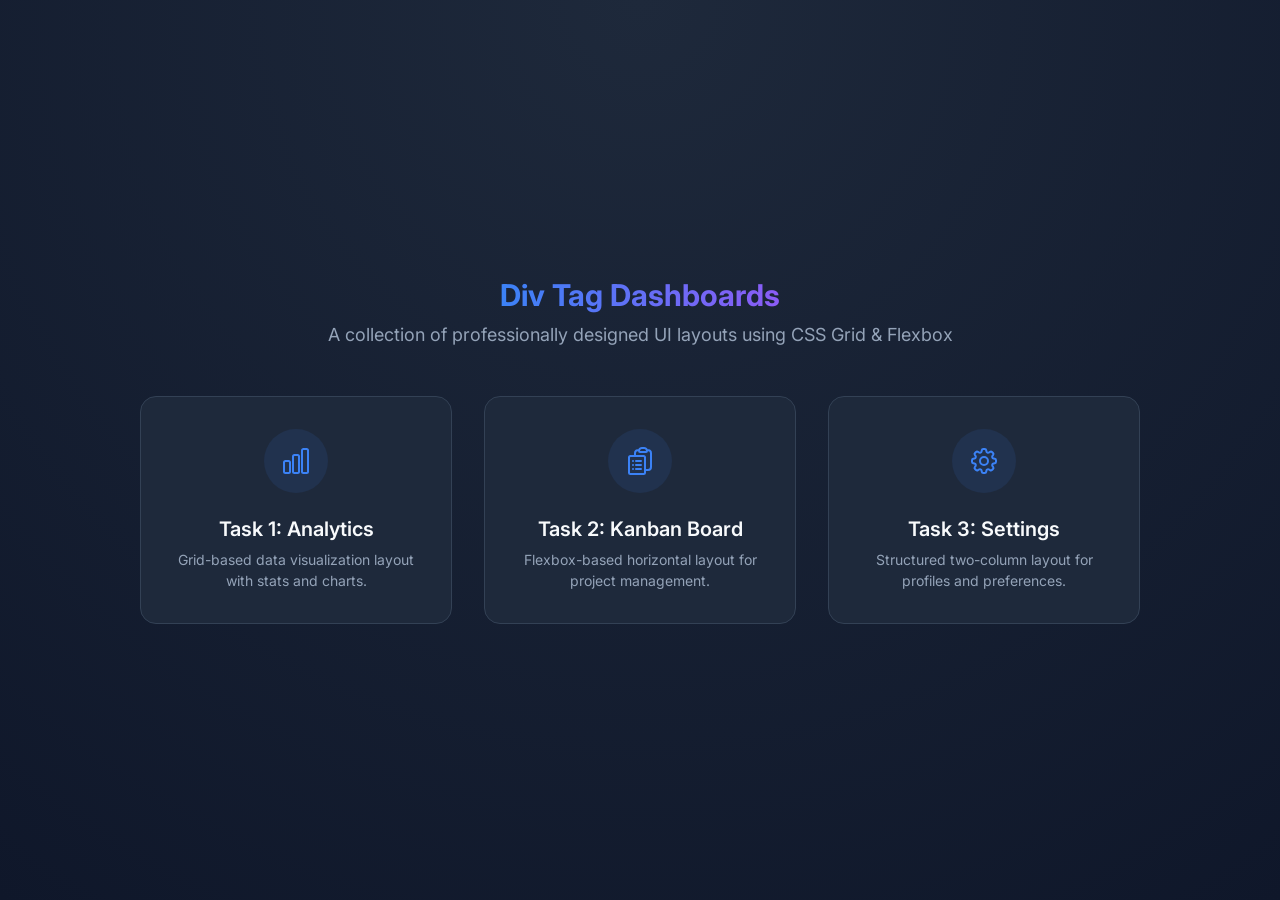
<file: index.html>
<!DOCTYPE html>
<html lang="en">
<head>
  <meta charset="UTF-8">
  <meta name="viewport" content="width=device-width, initial-scale=1.0">
  <title>Dashboard Hub | Professional Web App</title>
  <meta name="description" content="Central hub for all dashboard tasks.">
  <link rel="stylesheet" href="assets/css/variables.css">
  <link rel="stylesheet" href="assets/css/reset.css">
  <link rel="stylesheet" href="assets/css/layout.css">
  <style>
    .hub-container {
      display: flex;
      flex-direction: column;
      align-items: center;
      justify-content: center;
      min-height: 100vh;
      background: radial-gradient(circle at top, var(--color-surface), var(--color-background));
      text-align: center;
      padding: var(--space-8);
    }
    
    .hub-title {
      font-size: var(--font-size-3xl);
      font-weight: 700;
      margin-bottom: var(--space-2);
      background: linear-gradient(to right, var(--color-primary), var(--color-secondary));
      -webkit-background-clip: text;
      -webkit-text-fill-color: transparent;
    }
    
    .hub-subtitle {
      color: var(--color-text-muted);
      margin-bottom: var(--space-12);
      font-size: var(--font-size-lg);
    }

    .hub-grid {
      display: grid;
      grid-template-columns: repeat(3, 1fr);
      gap: var(--space-8);
      max-width: 1000px;
      width: 100%;
    }

    @media (max-width: 900px) {
      .hub-grid { grid-template-columns: repeat(2, 1fr); }
    }
    @media (max-width: 600px) {
      .hub-grid { grid-template-columns: 1fr; }
    }

    .hub-card {
      background: var(--color-surface);
      border: 1px solid var(--color-border);
      border-radius: var(--radius-xl);
      padding: var(--space-8);
      display: flex;
      flex-direction: column;
      align-items: center;
      text-decoration: none;
      transition: all var(--transition-normal);
      position: relative;
      overflow: hidden;
    }

    .hub-card::before {
      content: '';
      position: absolute;
      top: 0;
      left: 0;
      right: 0;
      height: 4px;
      background: linear-gradient(to right, var(--color-primary), var(--color-secondary));
      transform: scaleX(0);
      transform-origin: left;
      transition: transform var(--transition-normal);
    }

    .hub-card:hover {
      transform: translateY(-5px);
      box-shadow: 0 20px 25px -5px rgba(0, 0, 0, 0.2);
      border-color: var(--color-surface-light);
    }

    .hub-card:hover::before {
      transform: scaleX(1);
    }

    .hub-icon {
      width: 64px;
      height: 64px;
      border-radius: var(--radius-full);
      background: rgba(59, 130, 246, 0.1);
      color: var(--color-primary);
      display: flex;
      align-items: center;
      justify-content: center;
      margin-bottom: var(--space-6);
    }
    
    .hub-icon svg {
      width: 32px;
      height: 32px;
    }

    .hub-card-title {
      font-size: var(--font-size-xl);
      color: var(--color-text-main);
      margin-bottom: var(--space-2);
    }

    .hub-card-desc {
      color: var(--color-text-muted);
      font-size: var(--font-size-sm);
    }
  </style>
</head>
<body>
  <div class="hub-container">
    <h1 class="hub-title">Div Tag Dashboards</h1>
    <p class="hub-subtitle">A collection of professionally designed UI layouts using CSS Grid & Flexbox</p>

    <div class="hub-grid">
      <a href="task1.html" class="hub-card">
        <div class="hub-icon">
          <svg xmlns="http://www.w3.org/2000/svg" fill="none" viewBox="0 0 24 24" stroke-width="1.5" stroke="currentColor">
            <path stroke-linecap="round" stroke-linejoin="round" d="M3 13.125C3 12.504 3.504 12 4.125 12h2.25c.621 0 1.125.504 1.125 1.125v6.75C7.5 20.496 6.996 21 6.375 21h-2.25A1.125 1.125 0 0 1 3 19.875v-6.75ZM9.75 8.625c0-.621.504-1.125 1.125-1.125h2.25c.621 0 1.125.504 1.125 1.125v11.25c0 .621-.504 1.125-1.125 1.125h-2.25a1.125 1.125 0 0 1-1.125-1.125V8.625ZM16.5 4.125c0-.621.504-1.125 1.125-1.125h2.25C20.496 3 21 3.504 21 4.125v15.75c0 .621-.504 1.125-1.125 1.125h-2.25a1.125 1.125 0 0 1-1.125-1.125V4.125Z" />
          </svg>
        </div>
        <h2 class="hub-card-title">Task 1: Analytics</h2>
        <p class="hub-card-desc">Grid-based data visualization layout with stats and charts.</p>
      </a>

      <a href="task2.html" class="hub-card">
        <div class="hub-icon">
          <svg xmlns="http://www.w3.org/2000/svg" fill="none" viewBox="0 0 24 24" stroke-width="1.5" stroke="currentColor">
            <path stroke-linecap="round" stroke-linejoin="round" d="M9 12h3.75M9 15h3.75M9 18h3.75m3 .75H18a2.25 2.25 0 0 0 2.25-2.25V6.108c0-1.135-.845-2.098-1.976-2.192a48.424 48.424 0 0 0-1.123-.08m-5.801 0c-.065.21-.1.433-.1.664 0 .414.336.75.75.75h4.5a.75.75 0 0 0 .75-.75 2.25 2.25 0 0 0-.1-.664m-5.8 0A2.251 2.251 0 0 1 13.5 2.25H15c1.012 0 1.867.668 2.15 1.586m-5.8 0c-.376.023-.75.05-1.124.08C9.095 4.01 8.25 4.973 8.25 6.108V8.25m0 0H4.875c-.621 0-1.125.504-1.125 1.125v11.25c0 .621.504 1.125 1.125 1.125h9.75c.621 0 1.125-.504 1.125-1.125V9.375c0-.621-.504-1.125-1.125-1.125H8.25ZM6.75 12h.008v.008H6.75V12Zm0 3h.008v.008H6.75V15Zm0 3h.008v.008H6.75V18Z" />
          </svg>
        </div>
        <h2 class="hub-card-title">Task 2: Kanban Board</h2>
        <p class="hub-card-desc">Flexbox-based horizontal layout for project management.</p>
      </a>

      <a href="task3.html" class="hub-card">
        <div class="hub-icon">
          <svg xmlns="http://www.w3.org/2000/svg" fill="none" viewBox="0 0 24 24" stroke-width="1.5" stroke="currentColor">
            <path stroke-linecap="round" stroke-linejoin="round" d="M10.343 3.94c.09-.542.56-.94 1.11-.94h1.093c.55 0 1.02.398 1.11.94l.149.894c.07.424.384.764.78.93.398.164.855.142 1.205-.108l.737-.527a1.125 1.125 0 0 1 1.45.12l.773.774c.39.389.44 1.002.12 1.45l-.527.737c-.25.35-.272.806-.107 1.204.165.397.505.71.93.78l.893.15c.543.09.94.56.94 1.109v1.094c0 .55-.397 1.02-.94 1.11l-.893.149c-.425.07-.765.383-.93.78-.165.398-.143.854.107 1.204l.527.738c.32.447.269 1.06-.12 1.45l-.774.773a1.125 1.125 0 0 1-1.449.12l-.738-.527c-.35-.25-.806-.272-1.203-.107-.397.165-.71.505-.781.929l-.149.894c-.09.542-.56.94-1.11.94h-1.094c-.55 0-1.019-.398-1.11-.94l-.148-.894c-.071-.424-.384-.764-.781-.93-.398-.164-.854-.142-1.204.108l-.738.527c-.447.32-1.06.269-1.45-.12l-.773-.774a1.125 1.125 0 0 1-.12-1.45l.527-.737c.25-.35.273-.806.108-1.204-.165-.397-.505-.71-.93-.78l-.894-.15c-.542-.09-.94-.56-.94-1.109v-1.094c0-.55.398-1.02.94-1.11l.894-.149c.424-.07.765-.383.93-.78.165-.398.143-.854-.107-1.204l-.527-.738a1.125 1.125 0 0 1 .12-1.45l.773-.773a1.125 1.125 0 0 1 1.45-.12l.737.527c.35.25.807.272 1.204.107.397-.165.71-.505.78-.929l.15-.894Z" />
            <path stroke-linecap="round" stroke-linejoin="round" d="M15 12a3 3 0 1 1-6 0 3 3 0 0 1 6 0Z" />
          </svg>
        </div>
        <h2 class="hub-card-title">Task 3: Settings</h2>
        <p class="hub-card-desc">Structured two-column layout for profiles and preferences.</p>
      </a>
    </div>
  </div>
</body>
</html>
</file>
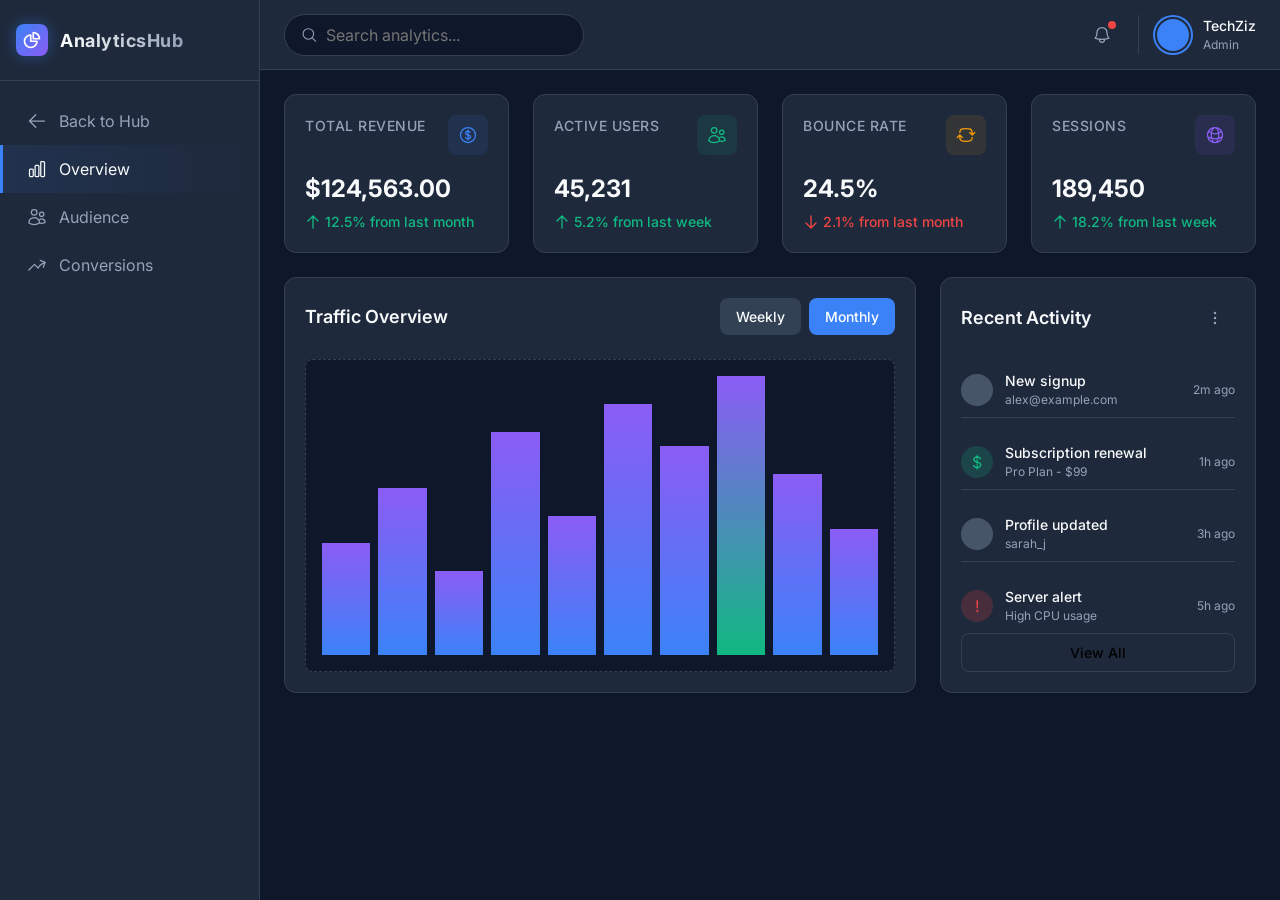
<file: task1.html>
<!DOCTYPE html>
<html lang="en">
<head>
  <meta charset="UTF-8">
  <meta name="viewport" content="width=device-width, initial-scale=1.0">
  <title>Analytics Dashboard | Task 1</title>
  <link rel="stylesheet" href="assets/css/variables.css">
  <link rel="stylesheet" href="assets/css/reset.css">
  <link rel="stylesheet" href="assets/css/layout.css">
  <link rel="stylesheet" href="assets/css/dashboard1.css">
</head>
<body>
  <div class="app-container">
    <!-- Sidebar -->
    <aside class="sidebar">
      <div class="sidebar__header">
        <div class="sidebar__logo">
          <svg xmlns="http://www.w3.org/2000/svg" fill="none" viewBox="0 0 24 24" stroke-width="2" stroke="currentColor" style="width: 20px; height: 20px;">
            <path stroke-linecap="round" stroke-linejoin="round" d="M10.5 6a7.5 7.5 0 1 0 7.5 7.5h-7.5V6Z" />
            <path stroke-linecap="round" stroke-linejoin="round" d="M13.5 10.5H21A7.5 7.5 0 0 0 13.5 3v7.5Z" />
          </svg>
        </div>
        <span class="sidebar__brand">AnalyticsHub</span>
      </div>
      <nav class="sidebar__nav">
        <a href="index.html" class="nav-item">
          <svg xmlns="http://www.w3.org/2000/svg" fill="none" viewBox="0 0 24 24" stroke-width="1.5" stroke="currentColor"><path stroke-linecap="round" stroke-linejoin="round" d="M10.5 19.5 3 12m0 0 7.5-7.5M3 12h18" /></svg>
          Back to Hub
        </a>
        <a href="task1.html" class="nav-item active">
          <svg xmlns="http://www.w3.org/2000/svg" fill="none" viewBox="0 0 24 24" stroke-width="1.5" stroke="currentColor"><path stroke-linecap="round" stroke-linejoin="round" d="M3 13.125C3 12.504 3.504 12 4.125 12h2.25c.621 0 1.125.504 1.125 1.125v6.75C7.5 20.496 6.996 21 6.375 21h-2.25A1.125 1.125 0 0 1 3 19.875v-6.75ZM9.75 8.625c0-.621.504-1.125 1.125-1.125h2.25c.621 0 1.125.504 1.125 1.125v11.25c0 .621-.504 1.125-1.125 1.125h-2.25a1.125 1.125 0 0 1-1.125-1.125V8.625ZM16.5 4.125c0-.621.504-1.125 1.125-1.125h2.25C20.496 3 21 3.504 21 4.125v15.75c0 .621-.504 1.125-1.125 1.125h-2.25a1.125 1.125 0 0 1-1.125-1.125V4.125Z" /></svg>
          Overview
        </a>
        <a href="#" class="nav-item">
          <svg xmlns="http://www.w3.org/2000/svg" fill="none" viewBox="0 0 24 24" stroke-width="1.5" stroke="currentColor"><path stroke-linecap="round" stroke-linejoin="round" d="M15 19.128a9.38 9.38 0 0 0 2.625.372 9.337 9.337 0 0 0 4.121-.952 4.125 4.125 0 0 0-7.533-2.493M15 19.128v-.003c0-1.113-.285-2.16-.786-3.07M15 19.128v.106A12.318 12.318 0 0 1 8.624 21c-2.331 0-4.512-.645-6.374-1.766l-.001-.109a6.375 6.375 0 0 1 11.964-3.07M12 6.375a3.375 3.375 0 1 1-6.75 0 3.375 3.375 0 0 1 6.75 0Zm8.25 2.25a2.625 2.625 0 1 1-5.25 0 2.625 2.625 0 0 1 5.25 0Z" /></svg>
          Audience
        </a>
        <a href="#" class="nav-item">
          <svg xmlns="http://www.w3.org/2000/svg" fill="none" viewBox="0 0 24 24" stroke-width="1.5" stroke="currentColor"><path stroke-linecap="round" stroke-linejoin="round" d="M2.25 18 9 11.25l4.306 4.306a11.95 11.95 0 0 1 5.814-5.518l2.74-1.22m0 0-5.94-2.281m5.94 2.28-2.28 5.941" /></svg>
          Conversions
        </a>
      </nav>
    </aside>

    <!-- Main Content -->
    <main class="main-content">
      <header class="topbar">
        <div class="search-bar">
          <svg xmlns="http://www.w3.org/2000/svg" fill="none" viewBox="0 0 24 24" stroke-width="1.5" stroke="currentColor"><path stroke-linecap="round" stroke-linejoin="round" d="m21 21-5.197-5.197m0 0A7.5 7.5 0 1 0 5.196 5.196a7.5 7.5 0 0 0 10.607 10.607Z" /></svg>
          <input type="text" placeholder="Search analytics...">
        </div>
        <div class="topbar-actions">
          <button class="icon-btn">
            <svg xmlns="http://www.w3.org/2000/svg" fill="none" viewBox="0 0 24 24" stroke-width="1.5" stroke="currentColor" style="width: 20px;"><path stroke-linecap="round" stroke-linejoin="round" d="M14.857 17.082a23.848 23.848 0 0 0 5.454-1.31A8.967 8.967 0 0 1 18 9.75V9A6 6 0 0 0 6 9v.75a8.967 8.967 0 0 1-2.312 6.022c1.733.64 3.56 1.085 5.455 1.31m5.714 0a24.255 24.255 0 0 1-5.714 0m5.714 0a3 3 0 1 1-5.714 0" /></svg>
            <span class="badge"></span>
          </button>
          <div class="user-profile">
            <div class="avatar"></div>
            <div style="display: flex; flex-direction: column;">
              <span style="font-size: var(--font-size-sm); font-weight: 500;">TechZiz</span>
              <span style="font-size: var(--font-size-xs); color: var(--color-text-muted);">Admin</span>
            </div>
          </div>
        </div>
      </header>

      <div class="page-content">
        <!-- Stats Grid -->
        <div class="analytics-grid">
          <div class="card stat-card">
            <div class="stat-header">
              <span class="stat-title">Total Revenue</span>
              <div class="stat-icon primary">
                <svg xmlns="http://www.w3.org/2000/svg" fill="none" viewBox="0 0 24 24" stroke-width="1.5" stroke="currentColor"><path stroke-linecap="round" stroke-linejoin="round" d="M12 6v12m-3-2.818.879.659c1.171.879 3.07.879 4.242 0 1.172-.879 1.172-2.303 0-3.182C13.536 12.219 12.768 12 12 12c-.725 0-1.45-.22-2.003-.659-1.106-.879-1.106-2.303 0-3.182s2.9-.879 4.006 0l.415.33M21 12a9 9 0 1 1-18 0 9 9 0 0 1 18 0Z" /></svg>
              </div>
            </div>
            <div class="stat-value">$124,563.00</div>
            <div class="stat-change positive">
              <svg xmlns="http://www.w3.org/2000/svg" fill="none" viewBox="0 0 24 24" stroke-width="2" stroke="currentColor"><path stroke-linecap="round" stroke-linejoin="round" d="M4.5 10.5 12 3m0 0 7.5 7.5M12 3v18" /></svg>
              12.5% from last month
            </div>
          </div>

          <div class="card stat-card">
            <div class="stat-header">
              <span class="stat-title">Active Users</span>
              <div class="stat-icon success">
                <svg xmlns="http://www.w3.org/2000/svg" fill="none" viewBox="0 0 24 24" stroke-width="1.5" stroke="currentColor"><path stroke-linecap="round" stroke-linejoin="round" d="M15 19.128a9.38 9.38 0 0 0 2.625.372 9.337 9.337 0 0 0 4.121-.952 4.125 4.125 0 0 0-7.533-2.493M15 19.128v-.003c0-1.113-.285-2.16-.786-3.07M15 19.128v.106A12.318 12.318 0 0 1 8.624 21c-2.331 0-4.512-.645-6.374-1.766l-.001-.109a6.375 6.375 0 0 1 11.964-3.07M12 6.375a3.375 3.375 0 1 1-6.75 0 3.375 3.375 0 0 1 6.75 0Zm8.25 2.25a2.625 2.625 0 1 1-5.25 0 2.625 2.625 0 0 1 5.25 0Z" /></svg>
              </div>
            </div>
            <div class="stat-value">45,231</div>
            <div class="stat-change positive">
              <svg xmlns="http://www.w3.org/2000/svg" fill="none" viewBox="0 0 24 24" stroke-width="2" stroke="currentColor"><path stroke-linecap="round" stroke-linejoin="round" d="M4.5 10.5 12 3m0 0 7.5 7.5M12 3v18" /></svg>
              5.2% from last week
            </div>
          </div>

          <div class="card stat-card">
            <div class="stat-header">
              <span class="stat-title">Bounce Rate</span>
              <div class="stat-icon warning">
                <svg xmlns="http://www.w3.org/2000/svg" fill="none" viewBox="0 0 24 24" stroke-width="1.5" stroke="currentColor"><path stroke-linecap="round" stroke-linejoin="round" d="M19.5 12c0-1.232-.046-2.453-.138-3.662a4.006 4.006 0 0 0-3.7-3.7 48.678 48.678 0 0 0-7.324 0 4.006 4.006 0 0 0-3.7 3.7c-.017.22-.032.441-.046.662M19.5 12l3-3m-3 3-3-3m-12 3c0 1.232.046 2.453.138 3.662a4.006 4.006 0 0 0 3.7 3.7 48.656 48.656 0 0 0 7.324 0 4.006 4.006 0 0 0 3.7-3.7c.017-.22.032-.441.046-.662M4.5 12l3 3m-3-3-3 3" /></svg>
              </div>
            </div>
            <div class="stat-value">24.5%</div>
            <div class="stat-change negative">
              <svg xmlns="http://www.w3.org/2000/svg" fill="none" viewBox="0 0 24 24" stroke-width="2" stroke="currentColor"><path stroke-linecap="round" stroke-linejoin="round" d="M19.5 13.5 12 21m0 0-7.5-7.5M12 21V3" /></svg>
              2.1% from last month
            </div>
          </div>

          <div class="card stat-card">
            <div class="stat-header">
              <span class="stat-title">Sessions</span>
              <div class="stat-icon secondary">
                <svg xmlns="http://www.w3.org/2000/svg" fill="none" viewBox="0 0 24 24" stroke-width="1.5" stroke="currentColor"><path stroke-linecap="round" stroke-linejoin="round" d="M12 21a9.004 9.004 0 0 0 8.716-6.747M12 21a9.004 9.004 0 0 1-8.716-6.747M12 21c2.485 0 4.5-4.03 4.5-9S14.485 3 12 3m0 18c-2.485 0-4.5-4.03-4.5-9S9.515 3 12 3m0 0a8.997 8.997 0 0 1 7.843 4.582M12 3a8.997 8.997 0 0 0-7.843 4.582m15.686 0A11.953 11.953 0 0 1 12 10.5c-2.998 0-5.74-1.1-7.843-2.918m15.686 0A8.959 8.959 0 0 1 21 12c0 .778-.099 1.533-.284 2.253m0 0A17.919 17.919 0 0 1 12 16.5c-3.162 0-6.133-.815-8.716-2.247m0 0A9.015 9.015 0 0 1 3 12c0-1.605.42-3.113 1.157-4.418" /></svg>
              </div>
            </div>
            <div class="stat-value">189,450</div>
            <div class="stat-change positive">
              <svg xmlns="http://www.w3.org/2000/svg" fill="none" viewBox="0 0 24 24" stroke-width="2" stroke="currentColor"><path stroke-linecap="round" stroke-linejoin="round" d="M4.5 10.5 12 3m0 0 7.5 7.5M12 3v18" /></svg>
              18.2% from last week
            </div>
          </div>
        </div>

        <!-- Charts Area -->
        <div class="charts-grid">
          <div class="card chart-card">
            <div class="chart-header">
              <h2 class="chart-title">Traffic Overview</h2>
              <div class="chart-actions">
                <button class="btn" style="background: var(--color-surface-hover); color: var(--color-text-main);">Weekly</button>
                <button class="btn btn-primary">Monthly</button>
              </div>
            </div>
            <div class="chart-placeholder">
              <!-- Using CSS to mock a bar chart -->
              <div class="mock-bar-chart">
                <div class="mock-bar" style="height: 40%"></div>
                <div class="mock-bar" style="height: 60%"></div>
                <div class="mock-bar" style="height: 30%"></div>
                <div class="mock-bar" style="height: 80%"></div>
                <div class="mock-bar" style="height: 50%"></div>
                <div class="mock-bar" style="height: 90%"></div>
                <div class="mock-bar" style="height: 75%"></div>
                <div class="mock-bar" style="height: 100%; background: linear-gradient(to top, var(--color-success), var(--color-secondary));"></div>
                <div class="mock-bar" style="height: 65%"></div>
                <div class="mock-bar" style="height: 45%"></div>
              </div>
            </div>
          </div>

          <div class="card chart-card">
            <div class="chart-header">
              <h2 class="chart-title">Recent Activity</h2>
              <button class="icon-btn">
                <svg xmlns="http://www.w3.org/2000/svg" fill="none" viewBox="0 0 24 24" stroke-width="1.5" stroke="currentColor" style="width: 20px;"><path stroke-linecap="round" stroke-linejoin="round" d="M12 6.75a.75.75 0 1 1 0-1.5.75.75 0 0 1 0 1.5ZM12 12.75a.75.75 0 1 1 0-1.5.75.75 0 0 1 0 1.5ZM12 18.75a.75.75 0 1 1 0-1.5.75.75 0 0 1 0 1.5Z" /></svg>
              </button>
            </div>
            <div class="mock-list">
              <div class="mock-list-item">
                <div class="mock-item-left">
                  <div class="mock-avatar" style="background-image: url('https://api.dicebear.com/7.x/avataaars/svg?seed=Alex'); background-size: cover;"></div>
                  <div>
                    <div style="font-size: var(--font-size-sm); font-weight: 500;">New signup</div>
                    <div style="font-size: var(--font-size-xs); color: var(--color-text-muted);">alex@example.com</div>
                  </div>
                </div>
                <span style="font-size: var(--font-size-xs); color: var(--color-text-muted);">2m ago</span>
              </div>
              <div class="mock-list-item">
                <div class="mock-item-left">
                  <div class="mock-avatar" style="background: rgba(16, 185, 129, 0.2); color: var(--color-success); display: flex; align-items: center; justify-content: center;">$</div>
                  <div>
                    <div style="font-size: var(--font-size-sm); font-weight: 500;">Subscription renewal</div>
                    <div style="font-size: var(--font-size-xs); color: var(--color-text-muted);">Pro Plan - $99</div>
                  </div>
                </div>
                <span style="font-size: var(--font-size-xs); color: var(--color-text-muted);">1h ago</span>
              </div>
              <div class="mock-list-item">
                <div class="mock-item-left">
                  <div class="mock-avatar" style="background-image: url('https://api.dicebear.com/7.x/avataaars/svg?seed=Sarah'); background-size: cover;"></div>
                  <div>
                    <div style="font-size: var(--font-size-sm); font-weight: 500;">Profile updated</div>
                    <div style="font-size: var(--font-size-xs); color: var(--color-text-muted);">sarah_j</div>
                  </div>
                </div>
                <span style="font-size: var(--font-size-xs); color: var(--color-text-muted);">3h ago</span>
              </div>
              <div class="mock-list-item">
                <div class="mock-item-left">
                  <div class="mock-avatar" style="background: rgba(239, 68, 68, 0.2); color: var(--color-danger); display: flex; align-items: center; justify-content: center;">!</div>
                  <div>
                    <div style="font-size: var(--font-size-sm); font-weight: 500;">Server alert</div>
                    <div style="font-size: var(--font-size-xs); color: var(--color-text-muted);">High CPU usage</div>
                  </div>
                </div>
                <span style="font-size: var(--font-size-xs); color: var(--color-text-muted);">5h ago</span>
              </div>
            </div>
            <button class="btn" style="width: 100%; margin-top: auto; border: 1px solid var(--color-border);">View All</button>
          </div>
        </div>
      </div>
    </main>
  </div>
  <script src="assets/js/main.js"></script>
</body>
</html>
</file>
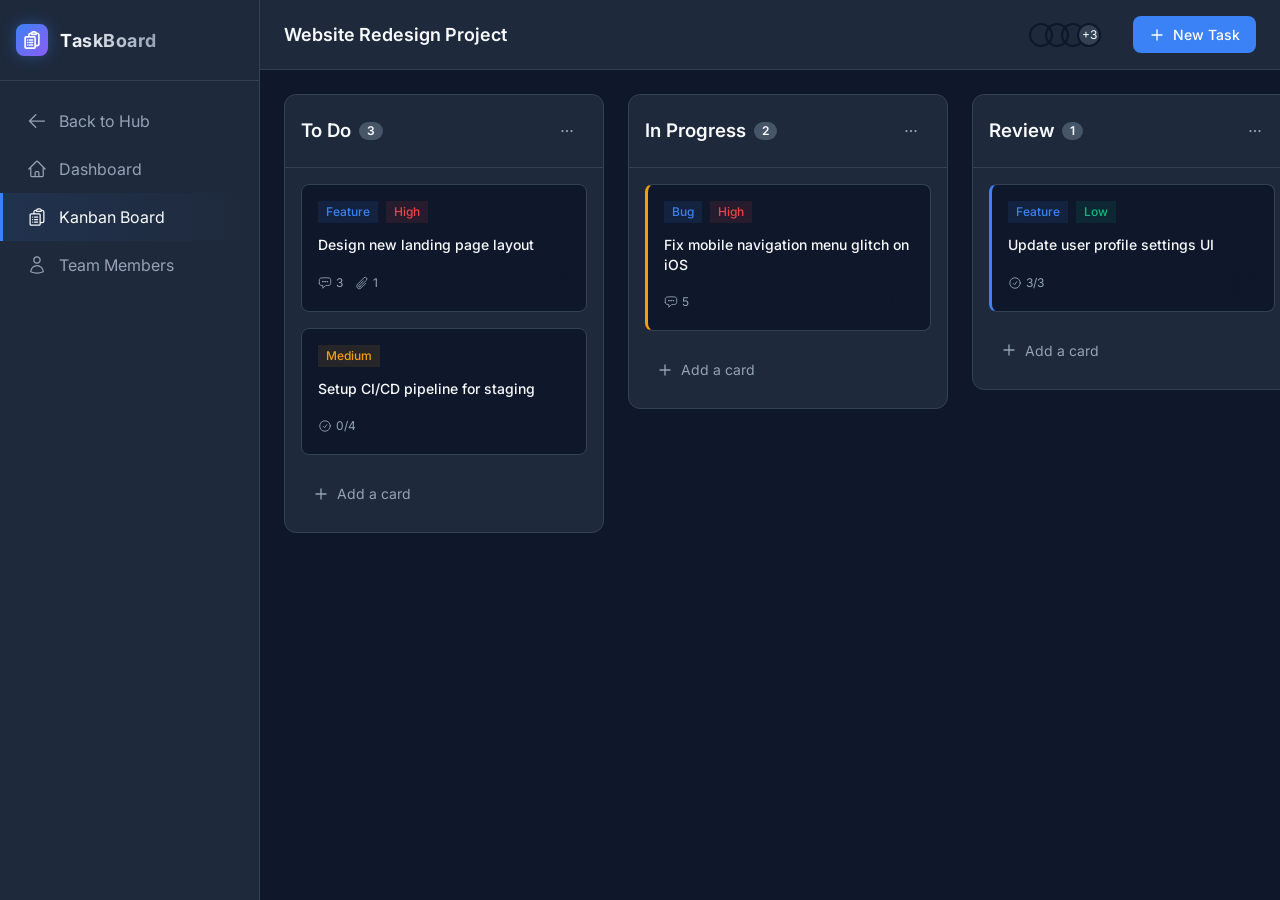
<file: task2.html>
<!DOCTYPE html>
<html lang="en">
<head>
  <meta charset="UTF-8">
  <meta name="viewport" content="width=device-width, initial-scale=1.0">
  <title>Project Kanban | Task 2</title>
  <link rel="stylesheet" href="assets/css/variables.css">
  <link rel="stylesheet" href="assets/css/reset.css">
  <link rel="stylesheet" href="assets/css/layout.css">
  <link rel="stylesheet" href="assets/css/dashboard2.css">
</head>
<body>
  <div class="app-container">
    <!-- Sidebar -->
    <aside class="sidebar">
      <div class="sidebar__header">
        <div class="sidebar__logo">
          <svg xmlns="http://www.w3.org/2000/svg" fill="none" viewBox="0 0 24 24" stroke-width="2" stroke="currentColor" style="width: 20px; height: 20px;">
            <path stroke-linecap="round" stroke-linejoin="round" d="M9 12h3.75M9 15h3.75M9 18h3.75m3 .75H18a2.25 2.25 0 0 0 2.25-2.25V6.108c0-1.135-.845-2.098-1.976-2.192a48.424 48.424 0 0 0-1.123-.08m-5.801 0c-.065.21-.1.433-.1.664 0 .414.336.75.75.75h4.5a.75.75 0 0 0 .75-.75 2.25 2.25 0 0 0-.1-.664m-5.8 0A2.251 2.251 0 0 1 13.5 2.25H15c1.012 0 1.867.668 2.15 1.586m-5.8 0c-.376.023-.75.05-1.124.08C9.095 4.01 8.25 4.973 8.25 6.108V8.25m0 0H4.875c-.621 0-1.125.504-1.125 1.125v11.25c0 .621.504 1.125 1.125 1.125h9.75c.621 0 1.125-.504 1.125-1.125V9.375c0-.621-.504-1.125-1.125-1.125H8.25ZM6.75 12h.008v.008H6.75V12Zm0 3h.008v.008H6.75V15Zm0 3h.008v.008H6.75V18Z" />
          </svg>
        </div>
        <span class="sidebar__brand">TaskBoard</span>
      </div>
      <nav class="sidebar__nav">
        <a href="index.html" class="nav-item">
          <svg xmlns="http://www.w3.org/2000/svg" fill="none" viewBox="0 0 24 24" stroke-width="1.5" stroke="currentColor"><path stroke-linecap="round" stroke-linejoin="round" d="M10.5 19.5 3 12m0 0 7.5-7.5M3 12h18" /></svg>
          Back to Hub
        </a>
        <a href="#" class="nav-item">
          <svg xmlns="http://www.w3.org/2000/svg" fill="none" viewBox="0 0 24 24" stroke-width="1.5" stroke="currentColor"><path stroke-linecap="round" stroke-linejoin="round" d="M2.25 12l8.954-8.955c.44-.439 1.152-.439 1.591 0L21.75 12M4.5 9.75v10.125c0 .621.504 1.125 1.125 1.125H9.75v-4.875c0-.621.504-1.125 1.125-1.125h2.25c.621 0 1.125.504 1.125 1.125V21h4.125c.621 0 1.125-.504 1.125-1.125V9.75M8.25 21h8.25" /></svg>
          Dashboard
        </a>
        <a href="task2.html" class="nav-item active">
          <svg xmlns="http://www.w3.org/2000/svg" fill="none" viewBox="0 0 24 24" stroke-width="1.5" stroke="currentColor"><path stroke-linecap="round" stroke-linejoin="round" d="M9 12h3.75M9 15h3.75M9 18h3.75m3 .75H18a2.25 2.25 0 0 0 2.25-2.25V6.108c0-1.135-.845-2.098-1.976-2.192a48.424 48.424 0 0 0-1.123-.08m-5.801 0c-.065.21-.1.433-.1.664 0 .414.336.75.75.75h4.5a.75.75 0 0 0 .75-.75 2.25 2.25 0 0 0-.1-.664m-5.8 0A2.251 2.251 0 0 1 13.5 2.25H15c1.012 0 1.867.668 2.15 1.586m-5.8 0c-.376.023-.75.05-1.124.08C9.095 4.01 8.25 4.973 8.25 6.108V8.25m0 0H4.875c-.621 0-1.125.504-1.125 1.125v11.25c0 .621.504 1.125 1.125 1.125h9.75c.621 0 1.125-.504 1.125-1.125V9.375c0-.621-.504-1.125-1.125-1.125H8.25ZM6.75 12h.008v.008H6.75V12Zm0 3h.008v.008H6.75V15Zm0 3h.008v.008H6.75V18Z" /></svg>
          Kanban Board
        </a>
        <a href="#" class="nav-item">
          <svg xmlns="http://www.w3.org/2000/svg" fill="none" viewBox="0 0 24 24" stroke-width="1.5" stroke="currentColor"><path stroke-linecap="round" stroke-linejoin="round" d="M15.75 6a3.75 3.75 0 1 1-7.5 0 3.75 3.75 0 0 1 7.5 0ZM4.501 20.118a7.5 7.5 0 0 1 14.998 0A17.933 17.933 0 0 1 12 21.75c-2.676 0-5.216-.584-7.499-1.632Z" /></svg>
          Team Members
        </a>
      </nav>
    </aside>

    <!-- Main Content -->
    <main class="main-content">
      <header class="topbar">
        <div style="font-size: var(--font-size-lg); font-weight: 600;">Website Redesign Project</div>
        <div class="topbar-actions">
          <div class="card-assignees" style="margin-right: var(--space-4);">
            <div class="assignee-avatar" style="background-image: url('https://api.dicebear.com/7.x/avataaars/svg?seed=TechZiz');"></div>
            <div class="assignee-avatar" style="background-image: url('https://api.dicebear.com/7.x/avataaars/svg?seed=John');"></div>
            <div class="assignee-avatar" style="background-image: url('https://api.dicebear.com/7.x/avataaars/svg?seed=Jane');"></div>
            <div class="assignee-avatar" style="background: var(--color-surface-hover); display: flex; align-items: center; justify-content: center; font-size: var(--font-size-xs);">+3</div>
          </div>
          <button class="btn btn-primary">
            <svg xmlns="http://www.w3.org/2000/svg" fill="none" viewBox="0 0 24 24" stroke-width="2" stroke="currentColor" style="width: 16px;"><path stroke-linecap="round" stroke-linejoin="round" d="M12 4.5v15m7.5-7.5h-15" /></svg>
            New Task
          </button>
        </div>
      </header>

      <div class="page-content" style="padding-right: 0;">
        <div class="kanban-board">
          
          <!-- Column 1 -->
          <div class="kanban-column">
            <div class="kanban-header">
              <h3 class="kanban-title">
                To Do <span class="task-count">3</span>
              </h3>
              <button class="icon-btn"><svg xmlns="http://www.w3.org/2000/svg" fill="none" viewBox="0 0 24 24" stroke-width="1.5" stroke="currentColor" style="width: 18px;"><path stroke-linecap="round" stroke-linejoin="round" d="M6.75 12a.75.75 0 1 1-1.5 0 .75.75 0 0 1 1.5 0ZM12.75 12a.75.75 0 1 1-1.5 0 .75.75 0 0 1 1.5 0ZM18.75 12a.75.75 0 1 1-1.5 0 .75.75 0 0 1 1.5 0Z" /></svg></button>
            </div>
            <div class="kanban-cards">
              <div class="kanban-card">
                <div class="card-labels">
                  <span class="label feature">Feature</span>
                  <span class="label high">High</span>
                </div>
                <h4 class="card-title">Design new landing page layout</h4>
                <div class="card-meta">
                  <div class="card-icons">
                    <span class="icon-text"><svg xmlns="http://www.w3.org/2000/svg" fill="none" viewBox="0 0 24 24" stroke-width="1.5" stroke="currentColor"><path stroke-linecap="round" stroke-linejoin="round" d="M8.625 9.75a.375.375 0 1 1-.75 0 .375.375 0 0 1 .75 0Zm0 0H8.25m4.125 0a.375.375 0 1 1-.75 0 .375.375 0 0 1 .75 0Zm0 0H12m4.125 0a.375.375 0 1 1-.75 0 .375.375 0 0 1 .75 0Zm0 0h-.375m-13.5 3.01c0 1.6 1.123 2.994 2.707 3.227 1.087.16 2.185.283 3.293.369V21l4.184-4.183a1.14 1.14 0 0 1 .778-.332 48.294 48.294 0 0 0 5.83-.498c1.585-.233 2.708-1.626 2.708-3.228V6.741c0-1.602-1.123-2.995-2.707-3.228A48.394 48.394 0 0 0 12 3c-2.392 0-4.744.175-7.043.513C3.373 3.746 2.25 5.14 2.25 6.741v6.018Z" /></svg> 3</span>
                    <span class="icon-text"><svg xmlns="http://www.w3.org/2000/svg" fill="none" viewBox="0 0 24 24" stroke-width="1.5" stroke="currentColor"><path stroke-linecap="round" stroke-linejoin="round" d="M18.375 12.739l-7.693 7.693a4.5 4.5 0 01-6.364-6.364l10.94-10.94A3 3 0 1119.5 7.372L8.552 18.32m.009-.01l-.01.01m5.699-9.941l-7.81 7.81a1.5 1.5 0 002.112 2.13" /></svg> 1</span>
                  </div>
                  <div class="card-assignees">
                    <div class="assignee-avatar" style="background-image: url('https://api.dicebear.com/7.x/avataaars/svg?seed=Jane');"></div>
                  </div>
                </div>
              </div>

              <div class="kanban-card">
                <div class="card-labels">
                  <span class="label medium">Medium</span>
                </div>
                <h4 class="card-title">Setup CI/CD pipeline for staging</h4>
                <div class="card-meta">
                  <div class="card-icons">
                    <span class="icon-text"><svg xmlns="http://www.w3.org/2000/svg" fill="none" viewBox="0 0 24 24" stroke-width="1.5" stroke="currentColor"><path stroke-linecap="round" stroke-linejoin="round" d="M9 12.75 11.25 15 15 9.75M21 12a9 9 0 1 1-18 0 9 9 0 0 1 18 0Z" /></svg> 0/4</span>
                  </div>
                  <div class="card-assignees">
                    <div class="assignee-avatar" style="background-image: url('https://api.dicebear.com/7.x/avataaars/svg?seed=TechZiz');"></div>
                  </div>
                </div>
              </div>
            </div>
            <button class="add-card-btn">
              <svg xmlns="http://www.w3.org/2000/svg" fill="none" viewBox="0 0 24 24" stroke-width="2" stroke="currentColor" style="width: 16px;"><path stroke-linecap="round" stroke-linejoin="round" d="M12 4.5v15m7.5-7.5h-15" /></svg>
              Add a card
            </button>
          </div>

          <!-- Column 2 -->
          <div class="kanban-column">
            <div class="kanban-header">
              <h3 class="kanban-title">
                In Progress <span class="task-count">2</span>
              </h3>
              <button class="icon-btn"><svg xmlns="http://www.w3.org/2000/svg" fill="none" viewBox="0 0 24 24" stroke-width="1.5" stroke="currentColor" style="width: 18px;"><path stroke-linecap="round" stroke-linejoin="round" d="M6.75 12a.75.75 0 1 1-1.5 0 .75.75 0 0 1 1.5 0ZM12.75 12a.75.75 0 1 1-1.5 0 .75.75 0 0 1 1.5 0ZM18.75 12a.75.75 0 1 1-1.5 0 .75.75 0 0 1 1.5 0Z" /></svg></button>
            </div>
            <div class="kanban-cards">
              <div class="kanban-card" style="border-left: 3px solid var(--color-warning);">
                <div class="card-labels">
                  <span class="label feature">Bug</span>
                  <span class="label high">High</span>
                </div>
                <h4 class="card-title">Fix mobile navigation menu glitch on iOS</h4>
                <div class="card-meta">
                  <div class="card-icons">
                    <span class="icon-text"><svg xmlns="http://www.w3.org/2000/svg" fill="none" viewBox="0 0 24 24" stroke-width="1.5" stroke="currentColor"><path stroke-linecap="round" stroke-linejoin="round" d="M8.625 9.75a.375.375 0 1 1-.75 0 .375.375 0 0 1 .75 0Zm0 0H8.25m4.125 0a.375.375 0 1 1-.75 0 .375.375 0 0 1 .75 0Zm0 0H12m4.125 0a.375.375 0 1 1-.75 0 .375.375 0 0 1 .75 0Zm0 0h-.375m-13.5 3.01c0 1.6 1.123 2.994 2.707 3.227 1.087.16 2.185.283 3.293.369V21l4.184-4.183a1.14 1.14 0 0 1 .778-.332 48.294 48.294 0 0 0 5.83-.498c1.585-.233 2.708-1.626 2.708-3.228V6.741c0-1.602-1.123-2.995-2.707-3.228A48.394 48.394 0 0 0 12 3c-2.392 0-4.744.175-7.043.513C3.373 3.746 2.25 5.14 2.25 6.741v6.018Z" /></svg> 5</span>
                  </div>
                  <div class="card-assignees">
                    <div class="assignee-avatar" style="background-image: url('https://api.dicebear.com/7.x/avataaars/svg?seed=John');"></div>
                  </div>
                </div>
              </div>
            </div>
            <button class="add-card-btn">
              <svg xmlns="http://www.w3.org/2000/svg" fill="none" viewBox="0 0 24 24" stroke-width="2" stroke="currentColor" style="width: 16px;"><path stroke-linecap="round" stroke-linejoin="round" d="M12 4.5v15m7.5-7.5h-15" /></svg>
              Add a card
            </button>
          </div>

          <!-- Column 3 -->
          <div class="kanban-column">
            <div class="kanban-header">
              <h3 class="kanban-title">
                Review <span class="task-count">1</span>
              </h3>
              <button class="icon-btn"><svg xmlns="http://www.w3.org/2000/svg" fill="none" viewBox="0 0 24 24" stroke-width="1.5" stroke="currentColor" style="width: 18px;"><path stroke-linecap="round" stroke-linejoin="round" d="M6.75 12a.75.75 0 1 1-1.5 0 .75.75 0 0 1 1.5 0ZM12.75 12a.75.75 0 1 1-1.5 0 .75.75 0 0 1 1.5 0ZM18.75 12a.75.75 0 1 1-1.5 0 .75.75 0 0 1 1.5 0Z" /></svg></button>
            </div>
            <div class="kanban-cards">
               <div class="kanban-card" style="border-left: 3px solid var(--color-primary);">
                <div class="card-labels">
                  <span class="label feature">Feature</span>
                  <span class="label low">Low</span>
                </div>
                <h4 class="card-title">Update user profile settings UI</h4>
                <div class="card-meta">
                  <div class="card-icons">
                    <span class="icon-text"><svg xmlns="http://www.w3.org/2000/svg" fill="none" viewBox="0 0 24 24" stroke-width="1.5" stroke="currentColor"><path stroke-linecap="round" stroke-linejoin="round" d="M9 12.75 11.25 15 15 9.75M21 12a9 9 0 1 1-18 0 9 9 0 0 1 18 0Z" /></svg> 3/3</span>
                  </div>
                  <div class="card-assignees">
                    <div class="assignee-avatar" style="background-image: url('https://api.dicebear.com/7.x/avataaars/svg?seed=TechZiz');"></div>
                    <div class="assignee-avatar" style="background-image: url('https://api.dicebear.com/7.x/avataaars/svg?seed=Jane');"></div>
                  </div>
                </div>
              </div>
            </div>
            <button class="add-card-btn">
              <svg xmlns="http://www.w3.org/2000/svg" fill="none" viewBox="0 0 24 24" stroke-width="2" stroke="currentColor" style="width: 16px;"><path stroke-linecap="round" stroke-linejoin="round" d="M12 4.5v15m7.5-7.5h-15" /></svg>
              Add a card
            </button>
          </div>

          <!-- Column 4 -->
          <div class="kanban-column">
            <div class="kanban-header">
              <h3 class="kanban-title">
                Done <span class="task-count">1</span>
              </h3>
              <button class="icon-btn"><svg xmlns="http://www.w3.org/2000/svg" fill="none" viewBox="0 0 24 24" stroke-width="1.5" stroke="currentColor" style="width: 18px;"><path stroke-linecap="round" stroke-linejoin="round" d="M6.75 12a.75.75 0 1 1-1.5 0 .75.75 0 0 1 1.5 0ZM12.75 12a.75.75 0 1 1-1.5 0 .75.75 0 0 1 1.5 0ZM18.75 12a.75.75 0 1 1-1.5 0 .75.75 0 0 1 1.5 0Z" /></svg></button>
            </div>
            <div class="kanban-cards">
               <div class="kanban-card" style="opacity: 0.7; border-left: 3px solid var(--color-success);">
                <div class="card-labels">
                  <span class="label medium">Medium</span>
                </div>
                <h4 class="card-title" style="text-decoration: line-through; color: var(--color-text-muted);">Database schema optimization</h4>
                <div class="card-meta">
                  <div class="card-assignees">
                    <div class="assignee-avatar" style="background-image: url('https://api.dicebear.com/7.x/avataaars/svg?seed=John');"></div>
                  </div>
                </div>
              </div>
            </div>
            <button class="add-card-btn">
              <svg xmlns="http://www.w3.org/2000/svg" fill="none" viewBox="0 0 24 24" stroke-width="2" stroke="currentColor" style="width: 16px;"><path stroke-linecap="round" stroke-linejoin="round" d="M12 4.5v15m7.5-7.5h-15" /></svg>
              Add a card
            </button>
          </div>
          
        </div>
      </div>
    </main>
  </div>
  <script src="assets/js/main.js"></script>
</body>
</html>
</file>
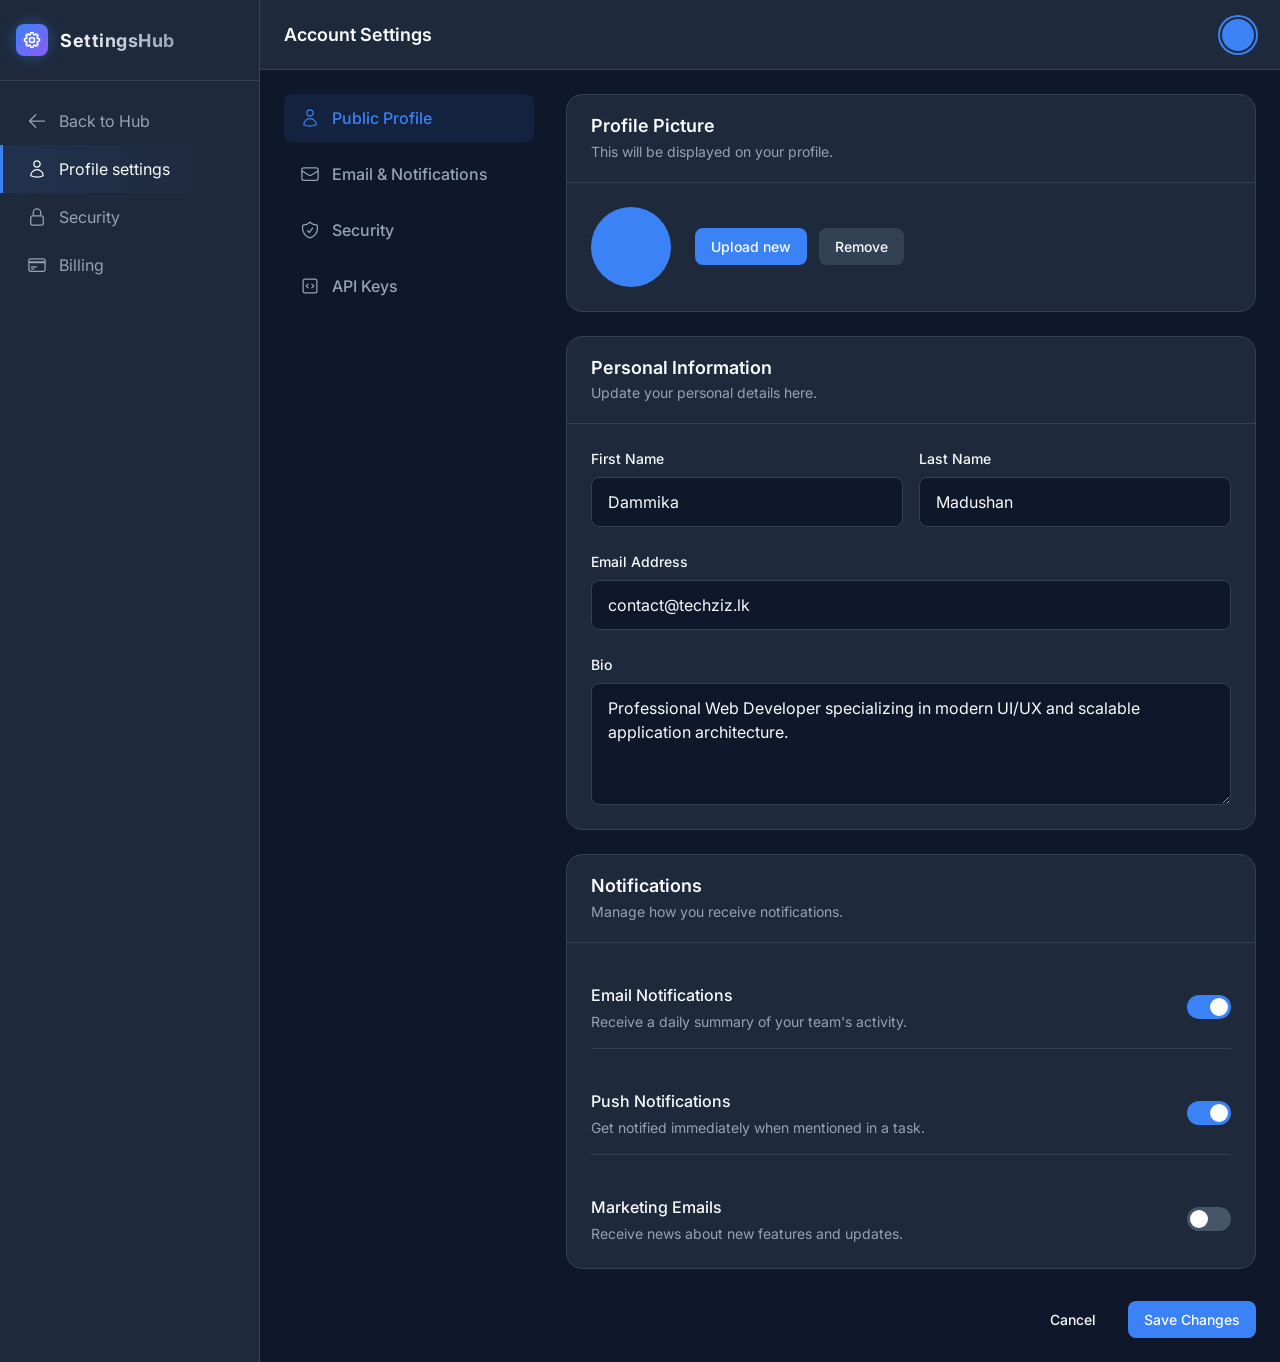
<file: task3.html>
<!DOCTYPE html>
<html lang="en">
<head>
  <meta charset="UTF-8">
  <meta name="viewport" content="width=device-width, initial-scale=1.0">
  <title>Account Settings | Task 3</title>
  <link rel="stylesheet" href="assets/css/variables.css">
  <link rel="stylesheet" href="assets/css/reset.css">
  <link rel="stylesheet" href="assets/css/layout.css">
  <link rel="stylesheet" href="assets/css/dashboard3.css">
</head>
<body>
  <div class="app-container">
    <!-- Sidebar -->
    <aside class="sidebar">
      <div class="sidebar__header">
        <div class="sidebar__logo">
          <svg xmlns="http://www.w3.org/2000/svg" fill="none" viewBox="0 0 24 24" stroke-width="2" stroke="currentColor" style="width: 20px; height: 20px;">
            <path stroke-linecap="round" stroke-linejoin="round" d="M10.343 3.94c.09-.542.56-.94 1.11-.94h1.093c.55 0 1.02.398 1.11.94l.149.894c.07.424.384.764.78.93.398.164.855.142 1.205-.108l.737-.527a1.125 1.125 0 0 1 1.45.12l.773.774c.39.389.44 1.002.12 1.45l-.527.737c-.25.35-.272.806-.107 1.204.165.397.505.71.93.78l.893.15c.543.09.94.56.94 1.109v1.094c0 .55-.397 1.02-.94 1.11l-.893.149c-.425.07-.765.383-.93.78-.165.398-.143.854.107 1.204l.527.738c.32.447.269 1.06-.12 1.45l-.774.773a1.125 1.125 0 0 1-1.449.12l-.738-.527c-.35-.25-.806-.272-1.203-.107-.397.165-.71.505-.781.929l-.149.894c-.09.542-.56.94-1.11.94h-1.094c-.55 0-1.019-.398-1.11-.94l-.148-.894c-.071-.424-.384-.764-.781-.93-.398-.164-.854-.142-1.204.108l-.738.527c-.447.32-1.06.269-1.45-.12l-.773-.774a1.125 1.125 0 0 1-.12-1.45l.527-.737c.25-.35.273-.806.108-1.204-.165-.397-.505-.71-.93-.78l-.894-.15c-.542-.09-.94-.56-.94-1.109v-1.094c0-.55.398-1.02.94-1.11l.894-.149c.424-.07.765-.383.93-.78.165-.398.143-.854-.107-1.204l-.527-.738a1.125 1.125 0 0 1 .12-1.45l.773-.773a1.125 1.125 0 0 1 1.45-.12l.737.527c.35.25.807.272 1.204.107.397-.165.71-.505.78-.929l.15-.894Z" />
            <path stroke-linecap="round" stroke-linejoin="round" d="M15 12a3 3 0 1 1-6 0 3 3 0 0 1 6 0Z" />
          </svg>
        </div>
        <span class="sidebar__brand">SettingsHub</span>
      </div>
      <nav class="sidebar__nav">
        <a href="index.html" class="nav-item">
          <svg xmlns="http://www.w3.org/2000/svg" fill="none" viewBox="0 0 24 24" stroke-width="1.5" stroke="currentColor"><path stroke-linecap="round" stroke-linejoin="round" d="M10.5 19.5 3 12m0 0 7.5-7.5M3 12h18" /></svg>
          Back to Hub
        </a>
        <a href="task3.html" class="nav-item active">
          <svg xmlns="http://www.w3.org/2000/svg" fill="none" viewBox="0 0 24 24" stroke-width="1.5" stroke="currentColor"><path stroke-linecap="round" stroke-linejoin="round" d="M15.75 6a3.75 3.75 0 1 1-7.5 0 3.75 3.75 0 0 1 7.5 0ZM4.501 20.118a7.5 7.5 0 0 1 14.998 0A17.933 17.933 0 0 1 12 21.75c-2.676 0-5.216-.584-7.499-1.632Z" /></svg>
          Profile settings
        </a>
        <a href="#" class="nav-item">
          <svg xmlns="http://www.w3.org/2000/svg" fill="none" viewBox="0 0 24 24" stroke-width="1.5" stroke="currentColor"><path stroke-linecap="round" stroke-linejoin="round" d="M16.5 10.5V6.75a4.5 4.5 0 1 0-9 0v3.75m-.75 11.25h10.5a2.25 2.25 0 0 0 2.25-2.25v-6.75a2.25 2.25 0 0 0-2.25-2.25H6.75a2.25 2.25 0 0 0-2.25 2.25v6.75a2.25 2.25 0 0 0 2.25 2.25Z" /></svg>
          Security
        </a>
        <a href="#" class="nav-item">
          <svg xmlns="http://www.w3.org/2000/svg" fill="none" viewBox="0 0 24 24" stroke-width="1.5" stroke="currentColor"><path stroke-linecap="round" stroke-linejoin="round" d="M2.25 8.25h19.5M2.25 9h19.5m-16.5 5.25h6m-6 2.25h3m-3.75 3h15a2.25 2.25 0 0 0 2.25-2.25V6.75A2.25 2.25 0 0 0 19.5 4.5h-15a2.25 2.25 0 0 0-2.25 2.25v10.5A2.25 2.25 0 0 0 4.5 19.5Z" /></svg>
          Billing
        </a>
      </nav>
    </aside>

    <!-- Main Content -->
    <main class="main-content">
      <header class="topbar">
        <div style="font-size: var(--font-size-lg); font-weight: 600;">Account Settings</div>
        <div class="user-profile" style="border: none;">
          <div class="avatar"></div>
        </div>
      </header>

      <div class="page-content">
        <div class="settings-layout">
          
          <!-- Left Sidebar Navigation for settings -->
          <div class="settings-nav">
            <div class="settings-nav-item active">
              <svg xmlns="http://www.w3.org/2000/svg" fill="none" viewBox="0 0 24 24" stroke-width="1.5" stroke="currentColor"><path stroke-linecap="round" stroke-linejoin="round" d="M15.75 6a3.75 3.75 0 1 1-7.5 0 3.75 3.75 0 0 1 7.5 0ZM4.501 20.118a7.5 7.5 0 0 1 14.998 0A17.933 17.933 0 0 1 12 21.75c-2.676 0-5.216-.584-7.499-1.632Z" /></svg>
              Public Profile
            </div>
            <div class="settings-nav-item">
              <svg xmlns="http://www.w3.org/2000/svg" fill="none" viewBox="0 0 24 24" stroke-width="1.5" stroke="currentColor"><path stroke-linecap="round" stroke-linejoin="round" d="M21.75 6.75v10.5a2.25 2.25 0 0 1-2.25 2.25h-15a2.25 2.25 0 0 1-2.25-2.25V6.75m19.5 0A2.25 2.25 0 0 0 19.5 4.5h-15a2.25 2.25 0 0 0-2.25 2.25m19.5 0v.243a2.25 2.25 0 0 1-1.07 1.916l-7.5 4.615a2.25 2.25 0 0 1-2.36 0L3.32 8.91a2.25 2.25 0 0 1-1.07-1.916V6.75" /></svg>
              Email & Notifications
            </div>
            <div class="settings-nav-item">
              <svg xmlns="http://www.w3.org/2000/svg" fill="none" viewBox="0 0 24 24" stroke-width="1.5" stroke="currentColor"><path stroke-linecap="round" stroke-linejoin="round" d="M9 12.75 11.25 15 15 9.75m-3-7.036A11.959 11.959 0 0 1 3.598 6 11.99 11.99 0 0 0 3 9.749c0 5.592 3.824 10.29 9 11.623 5.176-1.332 9-6.03 9-11.622 0-1.31-.21-2.571-.598-3.751h-.152c-3.196 0-6.1-1.248-8.25-3.285Z" /></svg>
              Security
            </div>
            <div class="settings-nav-item">
              <svg xmlns="http://www.w3.org/2000/svg" fill="none" viewBox="0 0 24 24" stroke-width="1.5" stroke="currentColor"><path stroke-linecap="round" stroke-linejoin="round" d="M14.25 9.75 16.5 12l-2.25 2.25m-4.5 0L7.5 12l2.25-2.25M6 20.25h12A2.25 2.25 0 0 0 20.25 18V6A2.25 2.25 0 0 0 18 3.75H6A2.25 2.25 0 0 0 3.75 6v12A2.25 2.25 0 0 0 6 20.25Z" /></svg>
              API Keys
            </div>
          </div>

          <!-- Content Forms -->
          <div class="settings-content">
            
            <div class="settings-section">
              <div class="settings-section-header">
                <h2 class="settings-section-title">Profile Picture</h2>
                <p class="settings-section-desc">This will be displayed on your profile.</p>
              </div>
              <div class="settings-section-body">
                <div class="profile-upload">
                  <div class="profile-upload-avatar" style="background-image: url('https://api.dicebear.com/7.x/avataaars/svg?seed=TechZiz');"></div>
                  <div class="profile-upload-actions">
                    <button class="btn btn-primary">Upload new</button>
                    <button class="btn" style="background: var(--color-surface-hover); color: var(--color-text-main);">Remove</button>
                  </div>
                </div>
              </div>
            </div>

            <div class="settings-section">
              <div class="settings-section-header">
                <h2 class="settings-section-title">Personal Information</h2>
                <p class="settings-section-desc">Update your personal details here.</p>
              </div>
              <div class="settings-section-body">
                <div class="form-row">
                  <div class="form-group">
                    <label class="form-label">First Name</label>
                    <input type="text" class="form-input" value="Dammika">
                  </div>
                  <div class="form-group">
                    <label class="form-label">Last Name</label>
                    <input type="text" class="form-input" value="Madushan">
                  </div>
                </div>
                
                <div class="form-group">
                  <label class="form-label">Email Address</label>
                  <input type="email" class="form-input" value="contact@techziz.lk">
                </div>

                <div class="form-group">
                  <label class="form-label">Bio</label>
                  <textarea class="form-input" rows="4">Professional Web Developer specializing in modern UI/UX and scalable application architecture.</textarea>
                </div>
              </div>
            </div>

            <div class="settings-section">
              <div class="settings-section-header">
                <h2 class="settings-section-title">Notifications</h2>
                <p class="settings-section-desc">Manage how you receive notifications.</p>
              </div>
              <div class="settings-section-body">
                <div class="toggle-row">
                  <div class="toggle-info">
                    <div class="toggle-info-title">Email Notifications</div>
                    <div class="toggle-info-desc">Receive a daily summary of your team's activity.</div>
                  </div>
                  <label class="toggle-switch">
                    <input type="checkbox" checked>
                    <span class="toggle-slider"></span>
                  </label>
                </div>

                <div class="toggle-row">
                  <div class="toggle-info">
                    <div class="toggle-info-title">Push Notifications</div>
                    <div class="toggle-info-desc">Get notified immediately when mentioned in a task.</div>
                  </div>
                  <label class="toggle-switch">
                    <input type="checkbox" checked>
                    <span class="toggle-slider"></span>
                  </label>
                </div>

                <div class="toggle-row">
                  <div class="toggle-info">
                    <div class="toggle-info-title">Marketing Emails</div>
                    <div class="toggle-info-desc">Receive news about new features and updates.</div>
                  </div>
                  <label class="toggle-switch">
                    <input type="checkbox">
                    <span class="toggle-slider"></span>
                  </label>
                </div>
              </div>
            </div>
            
            <div style="display: flex; justify-content: flex-end; gap: var(--space-4); margin-top: var(--space-2);">
              <button class="btn" style="color: var(--color-text-main);">Cancel</button>
              <button class="btn btn-primary">Save Changes</button>
            </div>

          </div>
        </div>
      </div>
    </main>
  </div>
  <script src="assets/js/main.js"></script>
</body>
</html>
</file>
<file: assets/css/variables.css>
/* Google Fonts: Inter */
@import url('https://fonts.googleapis.com/css2?family=Inter:wght@300;400;500;600;700&display=swap');

:root {
  /* Color Palette - Premium Dark Theme */
  --color-background: #0f172a;      /* Slate 900 */
  --color-surface: #1e293b;         /* Slate 800 */
  --color-surface-hover: #334155;   /* Slate 700 */
  --color-surface-light: #475569;   /* Slate 600 */
  
  --color-primary: #3b82f6;         /* Blue 500 */
  --color-primary-hover: #2563eb;   /* Blue 600 */
  --color-primary-glow: rgba(59, 130, 246, 0.4);
  
  --color-secondary: #8b5cf6;       /* Violet 500 */
  --color-success: #10b981;         /* Emerald 500 */
  --color-warning: #f59e0b;         /* Amber 500 */
  --color-danger: #ef4444;          /* Red 500 */
  
  --color-text-main: #f8fafc;       /* Slate 50 */
  --color-text-muted: #94a3b8;      /* Slate 400 */
  --color-border: #334155;          /* Slate 700 */

  /* Typography */
  --font-family-base: 'Inter', sans-serif;
  --font-size-xs: 0.75rem;
  --font-size-sm: 0.875rem;
  --font-size-base: 1rem;
  --font-size-lg: 1.125rem;
  --font-size-xl: 1.25rem;
  --font-size-2xl: 1.5rem;
  --font-size-3xl: 1.875rem;

  /* Spacing */
  --space-1: 0.25rem;
  --space-2: 0.5rem;
  --space-3: 0.75rem;
  --space-4: 1rem;
  --space-5: 1.25rem;
  --space-6: 1.5rem;
  --space-8: 2rem;
  --space-12: 3rem;

  /* Borders & Shadows */
  --radius-md: 0.5rem;
  --radius-lg: 0.75rem;
  --radius-xl: 1rem;
  --radius-full: 9999px;
  
  --shadow-sm: 0 1px 2px 0 rgba(0, 0, 0, 0.05);
  --shadow-md: 0 4px 6px -1px rgba(0, 0, 0, 0.1), 0 2px 4px -1px rgba(0, 0, 0, 0.06);
  --shadow-lg: 0 10px 15px -3px rgba(0, 0, 0, 0.1), 0 4px 6px -2px rgba(0, 0, 0, 0.05);
  --shadow-glow: 0 0 15px var(--color-primary-glow);

  /* Transitions */
  --transition-fast: 150ms ease-in-out;
  --transition-normal: 250ms ease-in-out;
}
</file>
<file: assets/css/layout.css>
/* Common Layout Utilities */

/* Flexbox Helpers */
.flex { display: flex; }
.flex-col { flex-direction: column; }
.items-center { align-items: center; }
.items-start { align-items: flex-start; }
.items-end { align-items: flex-end; }
.justify-center { justify-content: center; }
.justify-between { justify-content: space-between; }
.justify-start { justify-content: flex-start; }
.justify-end { justify-content: flex-end; }
.gap-2 { gap: var(--space-2); }
.gap-4 { gap: var(--space-4); }
.gap-6 { gap: var(--space-6); }

/* Grid Helpers */
.grid { display: grid; }
.grid-cols-2 { grid-template-columns: repeat(2, minmax(0, 1fr)); }
.grid-cols-3 { grid-template-columns: repeat(3, minmax(0, 1fr)); }
.grid-cols-4 { grid-template-columns: repeat(4, minmax(0, 1fr)); }

/* Standard App Layout (Sidebar + Main) */
.app-container {
  display: flex;
  min-height: 100vh;
  width: 100%;
}

.sidebar {
  width: 260px;
  background-color: var(--color-surface);
  border-right: 1px solid var(--color-border);
  display: flex;
  flex-direction: column;
  transition: width var(--transition-normal);
  z-index: 10;
}

.sidebar__header {
  padding: var(--space-6) var(--space-4);
  display: flex;
  align-items: center;
  gap: var(--space-3);
  border-bottom: 1px solid var(--color-border);
}

.sidebar__logo {
  width: 32px;
  height: 32px;
  background: linear-gradient(135deg, var(--color-primary), var(--color-secondary));
  border-radius: var(--radius-md);
  display: flex;
  align-items: center;
  justify-content: center;
  font-weight: 700;
  font-size: var(--font-size-lg);
  color: white;
  box-shadow: var(--shadow-glow);
}

.sidebar__brand {
  font-size: var(--font-size-lg);
  font-weight: 700;
  letter-spacing: 0.5px;
  background: linear-gradient(to right, #fff, var(--color-text-muted));
  -webkit-background-clip: text;
  -webkit-text-fill-color: transparent;
}

.sidebar__nav {
  flex: 1;
  padding: var(--space-4) 0;
  overflow-y: auto;
}

.nav-item {
  display: flex;
  align-items: center;
  gap: var(--space-3);
  padding: var(--space-3) var(--space-6);
  color: var(--color-text-muted);
  transition: all var(--transition-fast);
  border-left: 3px solid transparent;
}

.nav-item:hover, .nav-item.active {
  color: var(--color-text-main);
  background-color: var(--color-surface-hover);
}

.nav-item.active {
  border-left-color: var(--color-primary);
  background: linear-gradient(90deg, rgba(59, 130, 246, 0.1) 0%, transparent 100%);
}

.nav-item svg {
  width: 20px;
  height: 20px;
  stroke: currentColor;
}

.main-content {
  flex: 1;
  display: flex;
  flex-direction: column;
  min-width: 0; /* Important for flex-child truncating */
}

.topbar {
  height: 70px;
  background-color: var(--color-surface);
  border-bottom: 1px solid var(--color-border);
  display: flex;
  align-items: center;
  justify-content: space-between;
  padding: 0 var(--space-6);
  position: sticky;
  top: 0;
  z-index: 5;
}

.search-bar {
  display: flex;
  align-items: center;
  background-color: var(--color-background);
  border: 1px solid var(--color-border);
  border-radius: var(--radius-full);
  padding: var(--space-2) var(--space-4);
  width: 300px;
  transition: border-color var(--transition-fast);
}

.search-bar:focus-within {
  border-color: var(--color-primary);
  box-shadow: 0 0 0 2px rgba(59, 130, 246, 0.2);
}

.search-bar input {
  background: transparent;
  width: 100%;
  padding-left: var(--space-2);
  color: var(--color-text-main);
}

.search-bar svg {
  color: var(--color-text-muted);
  width: 18px;
  height: 18px;
}

.topbar-actions {
  display: flex;
  align-items: center;
  gap: var(--space-4);
}

.icon-btn {
  width: 40px;
  height: 40px;
  border-radius: var(--radius-full);
  display: flex;
  align-items: center;
  justify-content: center;
  color: var(--color-text-muted);
  transition: all var(--transition-fast);
  position: relative;
}

.icon-btn:hover {
  background-color: var(--color-surface-light);
  color: var(--color-text-main);
}

.badge {
  position: absolute;
  top: 6px;
  right: 6px;
  width: 8px;
  height: 8px;
  background-color: var(--color-danger);
  border-radius: var(--radius-full);
}

.user-profile {
  display: flex;
  align-items: center;
  gap: var(--space-3);
  cursor: pointer;
  padding-left: var(--space-4);
  border-left: 1px solid var(--color-border);
}

.avatar {
  width: 36px;
  height: 36px;
  border-radius: var(--radius-full);
  background-color: var(--color-primary);
  display: flex;
  align-items: center;
  justify-content: center;
  font-weight: 600;
  font-size: var(--font-size-sm);
  color: white;
  background-image: url('https://api.dicebear.com/7.x/avataaars/svg?seed=TechZiz');
  background-size: cover;
  border: 2px solid var(--color-surface);
  box-shadow: 0 0 0 2px var(--color-primary);
}

.page-content {
  padding: var(--space-6);
  flex: 1;
  overflow-y: auto;
}

/* Card Component */
.card {
  background-color: var(--color-surface);
  border: 1px solid var(--color-border);
  border-radius: var(--radius-lg);
  padding: var(--space-5);
  box-shadow: var(--shadow-sm);
  transition: transform var(--transition-fast), box-shadow var(--transition-fast);
}

.card:hover {
  transform: translateY(-2px);
  box-shadow: var(--shadow-md);
  border-color: var(--color-surface-light);
}

/* Buttons */
.btn {
  display: inline-flex;
  align-items: center;
  justify-content: center;
  gap: var(--space-2);
  padding: var(--space-2) var(--space-4);
  border-radius: var(--radius-md);
  font-weight: 500;
  font-size: var(--font-size-sm);
  transition: all var(--transition-fast);
}

.btn-primary {
  background-color: var(--color-primary);
  color: white;
}

.btn-primary:hover {
  background-color: var(--color-primary-hover);
  box-shadow: var(--shadow-glow);
}

/* Utility to hide on small screens */
@media (max-width: 768px) {
  .sidebar {
    position: fixed;
    height: 100vh;
    transform: translateX(-100%);
  }
  .sidebar.open {
    transform: translateX(0);
  }
}
</file>
<file: assets/css/dashboard1.css>
/* Dashboard 1: Analytics Layout Specifics */
.analytics-grid {
  display: grid;
  grid-template-columns: repeat(4, 1fr);
  gap: var(--space-6);
  margin-bottom: var(--space-6);
}

@media (max-width: 1200px) {
  .analytics-grid { grid-template-columns: repeat(2, 1fr); }
}

@media (max-width: 600px) {
  .analytics-grid { grid-template-columns: 1fr; }
}

.stat-card {
  display: flex;
  flex-direction: column;
  position: relative;
  overflow: hidden;
}

.stat-header {
  display: flex;
  justify-content: space-between;
  align-items: flex-start;
  margin-bottom: var(--space-4);
}

.stat-title {
  color: var(--color-text-muted);
  font-size: var(--font-size-sm);
  font-weight: 500;
  text-transform: uppercase;
  letter-spacing: 0.5px;
}

.stat-icon {
  width: 40px;
  height: 40px;
  border-radius: var(--radius-md);
  display: flex;
  align-items: center;
  justify-content: center;
}

.stat-icon svg {
  width: 20px;
  height: 20px;
}

.stat-icon.primary { background: rgba(59, 130, 246, 0.1); color: var(--color-primary); }
.stat-icon.success { background: rgba(16, 185, 129, 0.1); color: var(--color-success); }
.stat-icon.warning { background: rgba(245, 158, 11, 0.1); color: var(--color-warning); }
.stat-icon.secondary { background: rgba(139, 92, 246, 0.1); color: var(--color-secondary); }

.stat-value {
  font-size: var(--font-size-2xl);
  font-weight: 700;
  color: var(--color-text-main);
  margin-bottom: var(--space-1);
}

.stat-change {
  display: flex;
  align-items: center;
  gap: var(--space-1);
  font-size: var(--font-size-sm);
  font-weight: 500;
}

.stat-change.positive { color: var(--color-success); }
.stat-change.negative { color: var(--color-danger); }

.stat-change svg {
  width: 16px;
  height: 16px;
}

/* Charts Grid */
.charts-grid {
  display: grid;
  grid-template-columns: 2fr 1fr;
  gap: var(--space-6);
}

@media (max-width: 1000px) {
  .charts-grid { grid-template-columns: 1fr; }
}

.chart-card {
  min-height: 400px;
  display: flex;
  flex-direction: column;
}

.chart-header {
  display: flex;
  justify-content: space-between;
  align-items: center;
  margin-bottom: var(--space-6);
}

.chart-title {
  font-size: var(--font-size-lg);
  font-weight: 600;
}

.chart-actions {
  display: flex;
  gap: var(--space-2);
}

.chart-placeholder {
  flex: 1;
  background: var(--color-background);
  border-radius: var(--radius-md);
  border: 1px dashed var(--color-border);
  display: flex;
  align-items: center;
  justify-content: center;
  color: var(--color-text-muted);
  font-size: var(--font-size-sm);
  position: relative;
  overflow: hidden;
}

/* Pseudo-chart visuals */
.mock-bar-chart {
  display: flex;
  align-items: flex-end;
  justify-content: space-around;
  width: 100%;
  height: 100%;
  padding: var(--space-4);
  gap: var(--space-2);
}

.mock-bar {
  flex: 1;
  background: linear-gradient(to top, var(--color-primary), var(--color-secondary));
  border-radius: var(--radius-sm) var(--radius-sm) 0 0;
  animation: growUp 1s ease-out forwards;
  transform-origin: bottom;
}

@keyframes growUp {
  0% { transform: scaleY(0); }
  100% { transform: scaleY(1); }
}

.mock-list {
  width: 100%;
  display: flex;
  flex-direction: column;
  gap: var(--space-4);
}

.mock-list-item {
  display: flex;
  align-items: center;
  justify-content: space-between;
  padding: var(--space-2) 0;
  border-bottom: 1px solid var(--color-border);
}

.mock-list-item:last-child {
  border-bottom: none;
}

.mock-item-left {
  display: flex;
  align-items: center;
  gap: var(--space-3);
}

.mock-avatar {
  width: 32px;
  height: 32px;
  border-radius: var(--radius-full);
  background: var(--color-surface-light);
}
</file>
<file: assets/css/dashboard2.css>
/* Dashboard 2: Kanban Project Management Layout Specifics */
.kanban-board {
  display: flex;
  gap: var(--space-6);
  height: calc(100vh - 70px - var(--space-6) * 2); /* Full height minus topbar and padding */
  overflow-x: auto;
  padding-bottom: var(--space-4);
  align-items: flex-start;
}

.kanban-column {
  background-color: var(--color-surface);
  border: 1px solid var(--color-border);
  border-radius: var(--radius-lg);
  min-width: 320px;
  max-width: 320px;
  display: flex;
  flex-direction: column;
  max-height: 100%;
}

.kanban-header {
  padding: var(--space-4);
  display: flex;
  align-items: center;
  justify-content: space-between;
  border-bottom: 1px solid var(--color-border);
}

.kanban-title {
  font-weight: 600;
  display: flex;
  align-items: center;
  gap: var(--space-2);
}

.task-count {
  background: var(--color-surface-light);
  color: var(--color-text-main);
  font-size: var(--font-size-xs);
  padding: 2px 8px;
  border-radius: var(--radius-full);
}

.kanban-cards {
  padding: var(--space-4);
  display: flex;
  flex-direction: column;
  gap: var(--space-4);
  overflow-y: auto;
  flex: 1;
}

.kanban-card {
  background-color: var(--color-background);
  border: 1px solid var(--color-border);
  border-radius: var(--radius-md);
  padding: var(--space-4);
  cursor: grab;
  transition: transform var(--transition-fast), border-color var(--transition-fast), box-shadow var(--transition-fast);
}

.kanban-card:hover {
  border-color: var(--color-primary);
  transform: translateY(-2px);
  box-shadow: var(--shadow-sm);
}

.kanban-card:active {
  cursor: grabbing;
}

.card-labels {
  display: flex;
  gap: var(--space-2);
  margin-bottom: var(--space-3);
  flex-wrap: wrap;
}

.label {
  font-size: var(--font-size-xs);
  font-weight: 500;
  padding: 2px 8px;
  border-radius: var(--radius-sm);
}

.label.high { background: rgba(239, 68, 68, 0.1); color: var(--color-danger); }
.label.medium { background: rgba(245, 158, 11, 0.1); color: var(--color-warning); }
.label.low { background: rgba(16, 185, 129, 0.1); color: var(--color-success); }
.label.feature { background: rgba(59, 130, 246, 0.1); color: var(--color-primary); }

.card-title {
  font-size: var(--font-size-sm);
  font-weight: 500;
  color: var(--color-text-main);
  margin-bottom: var(--space-2);
  line-height: 1.4;
}

.card-meta {
  display: flex;
  align-items: center;
  justify-content: space-between;
  margin-top: var(--space-4);
}

.card-icons {
  display: flex;
  align-items: center;
  gap: var(--space-3);
  color: var(--color-text-muted);
  font-size: var(--font-size-xs);
}

.icon-text {
  display: flex;
  align-items: center;
  gap: 4px;
}

.icon-text svg {
  width: 14px;
  height: 14px;
}

.card-assignees {
  display: flex;
  align-items: center;
}

.assignee-avatar {
  width: 24px;
  height: 24px;
  border-radius: var(--radius-full);
  border: 2px solid var(--color-background);
  background-size: cover;
  margin-left: -8px;
}

.assignee-avatar:first-child {
  margin-left: 0;
}

.add-card-btn {
  display: flex;
  align-items: center;
  gap: var(--space-2);
  color: var(--color-text-muted);
  font-size: var(--font-size-sm);
  padding: var(--space-3);
  margin: 0 var(--space-4) var(--space-4);
  border-radius: var(--radius-md);
  transition: all var(--transition-fast);
}

.add-card-btn:hover {
  background-color: var(--color-surface-hover);
  color: var(--color-text-main);
}
</file>
<file: assets/css/dashboard3.css>
/* Dashboard 3: Settings Profile Layout Specifics */

.settings-layout {
  display: flex;
  gap: var(--space-8);
  max-width: 1200px;
  margin: 0 auto;
}

@media (max-width: 900px) {
  .settings-layout {
    flex-direction: column;
  }
}

/* Settings Navigation Sidebar */
.settings-nav {
  width: 250px;
  flex-shrink: 0;
  display: flex;
  flex-direction: column;
  gap: var(--space-2);
}

@media (max-width: 900px) {
  .settings-nav {
    width: 100%;
    flex-direction: row;
    overflow-x: auto;
    padding-bottom: var(--space-2);
  }
}

.settings-nav-item {
  padding: var(--space-3) var(--space-4);
  border-radius: var(--radius-md);
  color: var(--color-text-muted);
  font-weight: 500;
  transition: all var(--transition-fast);
  display: flex;
  align-items: center;
  gap: var(--space-3);
  cursor: pointer;
}

.settings-nav-item:hover {
  background-color: var(--color-surface-hover);
  color: var(--color-text-main);
}

.settings-nav-item.active {
  background-color: rgba(59, 130, 246, 0.1);
  color: var(--color-primary);
}

.settings-nav-item svg {
  width: 20px;
  height: 20px;
}

/* Settings Content Area */
.settings-content {
  flex: 1;
  display: flex;
  flex-direction: column;
  gap: var(--space-6);
}

.settings-section {
  background-color: var(--color-surface);
  border: 1px solid var(--color-border);
  border-radius: var(--radius-xl);
  overflow: hidden;
}

.settings-section-header {
  padding: var(--space-5) var(--space-6);
  border-bottom: 1px solid var(--color-border);
}

.settings-section-title {
  font-size: var(--font-size-lg);
  font-weight: 600;
  margin-bottom: var(--space-1);
}

.settings-section-desc {
  color: var(--color-text-muted);
  font-size: var(--font-size-sm);
}

.settings-section-body {
  padding: var(--space-6);
  display: flex;
  flex-direction: column;
  gap: var(--space-6);
}

/* Form Elements */
.form-group {
  display: flex;
  flex-direction: column;
  gap: var(--space-2);
}

.form-label {
  font-weight: 500;
  font-size: var(--font-size-sm);
  color: var(--color-text-main);
}

.form-input {
  background-color: var(--color-background);
  border: 1px solid var(--color-border);
  border-radius: var(--radius-md);
  padding: var(--space-3) var(--space-4);
  color: var(--color-text-main);
  transition: border-color var(--transition-fast);
}

.form-input:focus {
  border-color: var(--color-primary);
  box-shadow: 0 0 0 2px rgba(59, 130, 246, 0.2);
}

.form-row {
  display: grid;
  grid-template-columns: 1fr 1fr;
  gap: var(--space-4);
}

@media (max-width: 600px) {
  .form-row { grid-template-columns: 1fr; }
}

/* Profile Picture Upload */
.profile-upload {
  display: flex;
  align-items: center;
  gap: var(--space-6);
}

.profile-upload-avatar {
  width: 80px;
  height: 80px;
  border-radius: var(--radius-full);
  background-color: var(--color-primary);
  background-size: cover;
  flex-shrink: 0;
}

.profile-upload-actions {
  display: flex;
  gap: var(--space-3);
}

/* Toggle Switch */
.toggle-row {
  display: flex;
  justify-content: space-between;
  align-items: center;
  padding: var(--space-4) 0;
  border-bottom: 1px solid var(--color-border);
}

.toggle-row:last-child {
  border-bottom: none;
  padding-bottom: 0;
}

.toggle-info-title {
  font-weight: 500;
  margin-bottom: 4px;
}

.toggle-info-desc {
  font-size: var(--font-size-sm);
  color: var(--color-text-muted);
}

.toggle-switch {
  position: relative;
  display: inline-block;
  width: 44px;
  height: 24px;
}

.toggle-switch input {
  opacity: 0;
  width: 0;
  height: 0;
}

.toggle-slider {
  position: absolute;
  cursor: pointer;
  top: 0;
  left: 0;
  right: 0;
  bottom: 0;
  background-color: var(--color-surface-light);
  transition: .4s;
  border-radius: 34px;
}

.toggle-slider:before {
  position: absolute;
  content: "";
  height: 18px;
  width: 18px;
  left: 3px;
  bottom: 3px;
  background-color: white;
  transition: .4s;
  border-radius: 50%;
}

input:checked + .toggle-slider {
  background-color: var(--color-primary);
}

input:checked + .toggle-slider:before {
  transform: translateX(20px);
}
</file>
